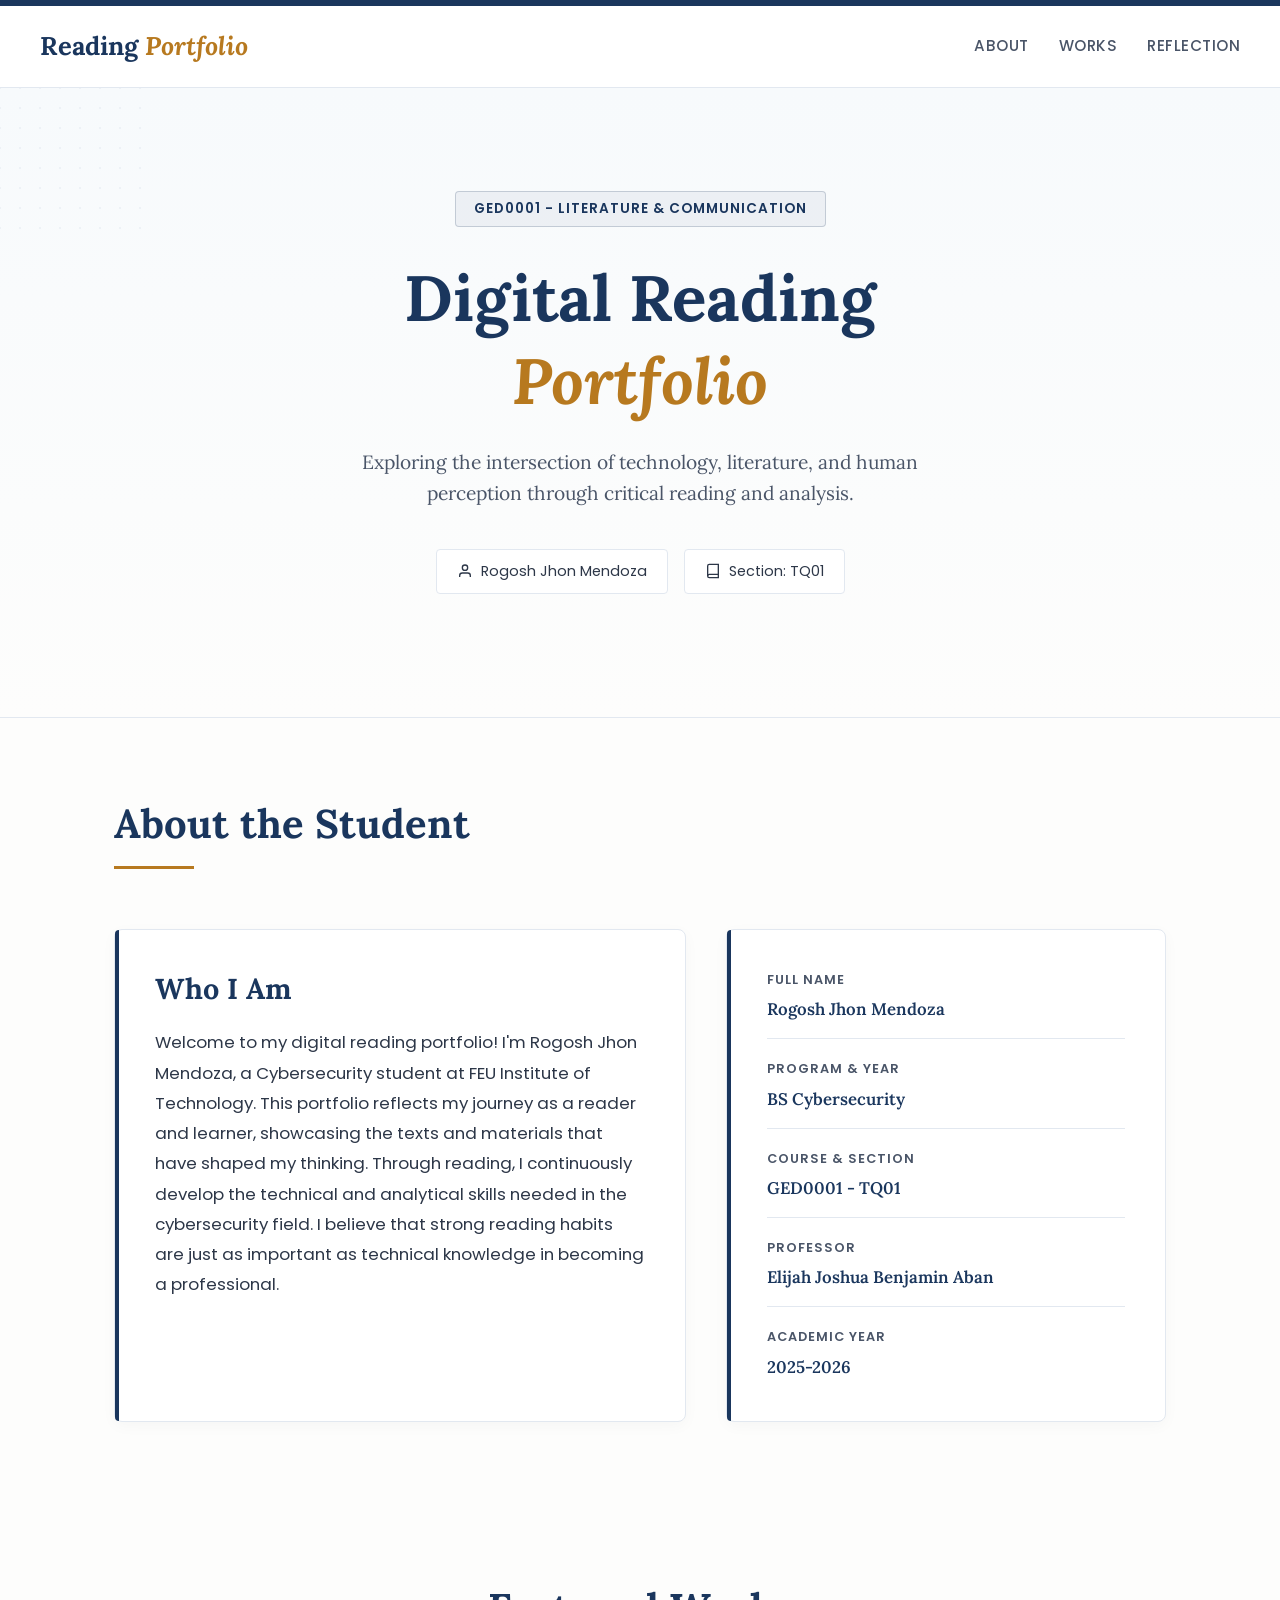
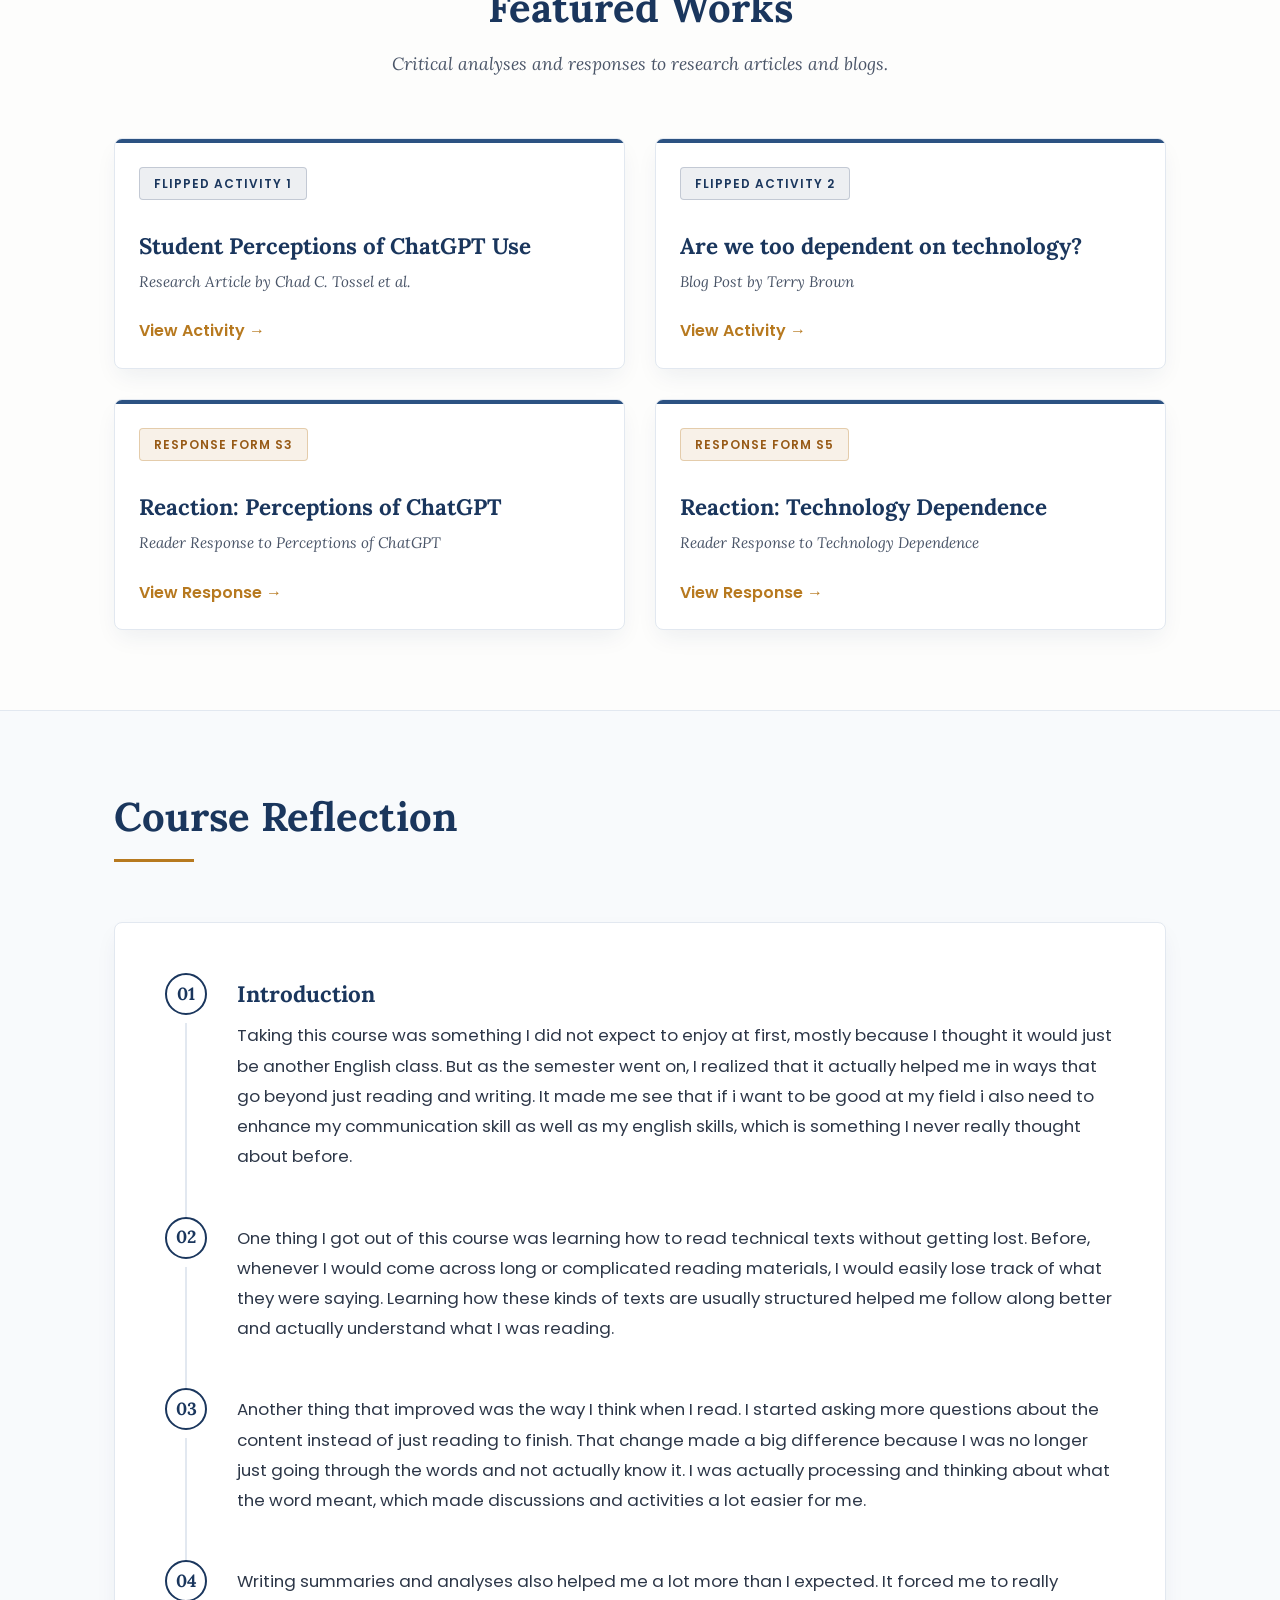
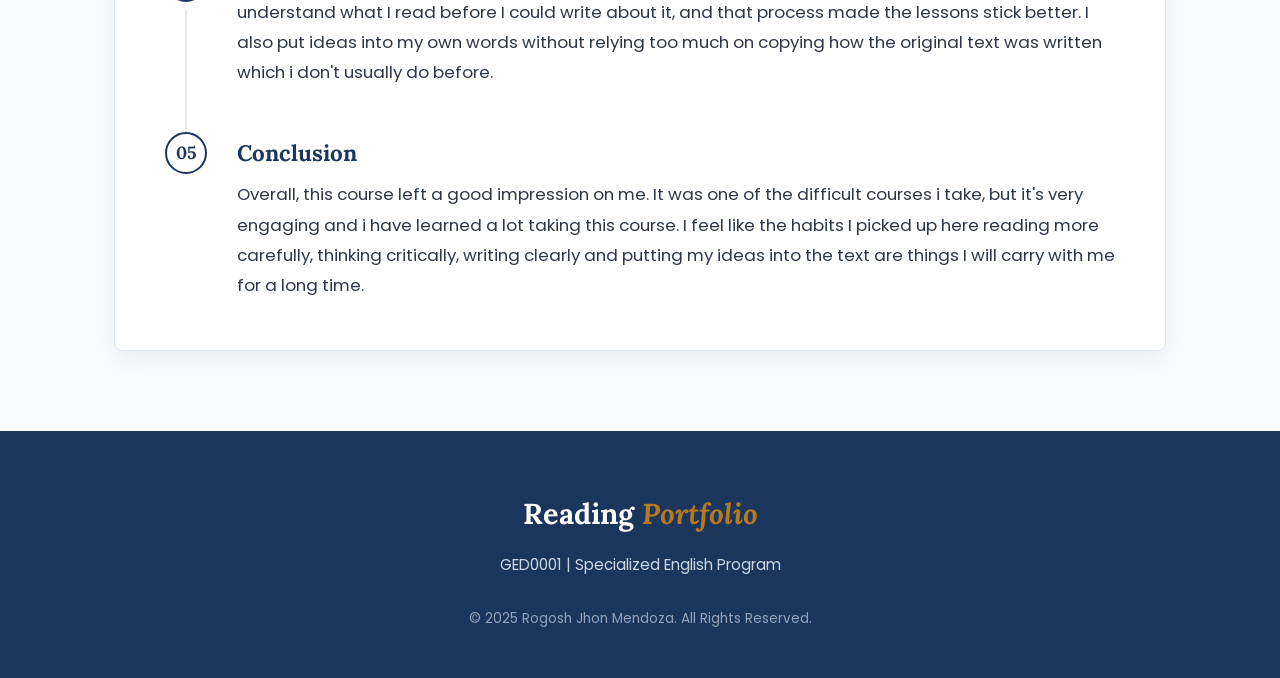
<file: index.html>
<!doctype html>
<html lang="en">
  <head>
    <meta charset="UTF-8" />
    <meta name="viewport" content="width=device-width, initial-scale=1.0" />
    <title>Digital Reading Portfolio - Elijah Joshua Benjamin Aban</title>
    <link rel="stylesheet" href="style.css" />
    <!-- Google Fonts: Lora for academic headers, Poppins for readable body text -->
    <link
      href="https://fonts.googleapis.com/css2?family=Lora:ital,wght@0,400;0,500;0,600;0,700;1,400&family=Poppins:wght@300;400;500;600&display=swap"
      rel="stylesheet"
    />
  </head>

  <body>
    <header class="site-header">
      <div class="site-name">Reading <span>Portfolio</span></div>
      <nav class="site-nav">
        <a href="#about">About</a>
        <a href="#portfolio">Works</a>
        <a href="#reflection">Reflection</a>
      </nav>
    </header>

    <main>
      <!-- Hero Section -->
      <section id="hero" class="hero-section">
        <div class="hero-content">
          <div class="subtitle-badge">GED0001 - Literature & Communication</div>
          <h1>Digital Reading<br /><span class="highlight">Portfolio</span></h1>
          <p class="hero-desc">
            Exploring the intersection of technology, literature, and human
            perception through critical reading and analysis.
          </p>

          <div class="badges">
            <span class="badge">
              <svg
                width="16"
                height="16"
                viewBox="0 0 24 24"
                fill="none"
                stroke="currentColor"
                stroke-width="2"
              >
                <path d="M20 21v-2a4 4 0 0 0-4-4H8a4 4 0 0 0-4 4v2"></path>
                <circle cx="12" cy="7" r="4"></circle>
              </svg>
              Rogosh Jhon Mendoza
            </span>
            <span class="badge">
              <svg
                width="16"
                height="16"
                viewBox="0 0 24 24"
                fill="none"
                stroke="currentColor"
                stroke-width="2"
              >
                <path d="M4 19.5A2.5 2.5 0 0 1 6.5 17H20"></path>
                <path
                  d="M6.5 2H20v20H6.5A2.5 2.5 0 0 1 4 19.5v-15A2.5 2.5 0 0 1 6.5 2z"
                ></path>
              </svg>
              Section: TQ01
            </span>
          </div>
        </div>
        <div class="hero-background"></div>
      </section>

      <!-- About Me Section -->
      <section id="about" class="about-section">
        <div class="section-container">
          <div class="section-header">
            <h2>About the Student</h2>
            <div class="heading-line"></div>
          </div>

          <div class="about-grid">
            <div class="about-card about-bio">
              <h3>Who I Am</h3>
              <p>
                Welcome to my digital reading portfolio! I'm Rogosh Jhon
                Mendoza, a Cybersecurity student at FEU Institute of Technology.
                This portfolio reflects my journey as a reader and learner,
                showcasing the texts and materials that have shaped my thinking.
                Through reading, I continuously develop the technical and
                analytical skills needed in the cybersecurity field. I believe
                that strong reading habits are just as important as technical
                knowledge in becoming a professional.
              </p>
            </div>
            <div class="about-card about-info">
              <div class="info-item">
                <span class="info-label">Full Name</span>
                <span class="info-value">Rogosh Jhon Mendoza</span>
              </div>
              <div class="info-item">
                <span class="info-label">Program & Year</span>
                <span class="info-value">BS Cybersecurity</span>
              </div>
              <div class="info-item">
                <span class="info-label">Course & Section</span>
                <span class="info-value">GED0001 - TQ01</span>
              </div>
              <div class="info-item">
                <span class="info-label">Professor</span>
                <span class="info-value">Elijah Joshua Benjamin Aban</span>
              </div>
              <div class="info-item">
                <span class="info-label">Academic Year</span>
                <span class="info-value">2025-2026</span>
              </div>
            </div>
          </div>
        </div>
      </section>

      <!-- Portfolio Items Section -->
      <section id="portfolio" class="portfolio-section">
        <div class="section-container">
          <div class="section-header center">
            <h2>Featured Works</h2>
            <p>
              Critical analyses and responses to research articles and blogs.
            </p>
          </div>

          <div class="portfolio-grid">
            <!-- Item 1: Flipped Activity 1 -->
            <a
              href="activity_1.html"
              class="portfolio-card glass-panel"
              style="text-decoration: none; color: inherit; display: block"
            >
              <div class="card-header">
                <span class="category-tag tag-analysis"
                  >Flipped Activity 1</span
                >
              </div>
              <div class="card-body">
                <h3>Student Perceptions of ChatGPT Use</h3>
                <p class="author-credits">
                  Research Article by Chad C. Tossel et al.
                </p>
                <span class="card-link">View Activity &rarr;</span>
              </div>
            </a>

            <!-- Item 2: Flipped Activity 2 -->
            <a
              href="activity_2.html"
              class="portfolio-card glass-panel"
              style="text-decoration: none; color: inherit; display: block"
            >
              <div class="card-header">
                <span class="category-tag tag-analysis"
                  >Flipped Activity 2</span
                >
              </div>
              <div class="card-body">
                <h3>Are we too dependent on technology?</h3>
                <p class="author-credits">Blog Post by Terry Brown</p>
                <span class="card-link">View Activity &rarr;</span>
              </div>
            </a>

            <!-- Item 3: Response Form S3 -->
            <a
              href="response_3.html"
              class="portfolio-card glass-panel"
              style="text-decoration: none; color: inherit; display: block"
            >
              <div class="card-header">
                <span class="category-tag tag-response">Response Form S3</span>
              </div>
              <div class="card-body">
                <h3>Reaction: Perceptions of ChatGPT</h3>
                <p class="author-credits">
                  Reader Response to Perceptions of ChatGPT
                </p>
                <span class="card-link">View Response &rarr;</span>
              </div>
            </a>

            <!-- Item 4: Response Form S5 -->
            <a
              href="response_5.html"
              class="portfolio-card glass-panel"
              style="text-decoration: none; color: inherit; display: block"
            >
              <div class="card-header">
                <span class="category-tag tag-response">Response Form S5</span>
              </div>
              <div class="card-body">
                <h3>Reaction: Technology Dependence</h3>
                <p class="author-credits">
                  Reader Response to Technology Dependence
                </p>
                <span class="card-link">View Response &rarr;</span>
              </div>
            </a>
          </div>
        </div>
      </section>

      <!-- Course Reflection Section -->
      <section id="reflection" class="reflection-section">
        <div class="section-container">
          <div class="section-header">
            <h2>Course Reflection</h2>
            <div class="heading-line"></div>
          </div>

          <div class="reflection-box glass-panel">
            <div class="reflection-part">
              <div class="part-number">01</div>
              <div class="part-content">
                <h4>Introduction</h4>
                <p>
                  Taking this course was something I did not expect to enjoy at
                  first, mostly because I thought it would just be another
                  English class. But as the semester went on, I realized that it
                  actually helped me in ways that go beyond just reading and
                  writing. It made me see that if i want to be good at my field
                  i also need to enhance my communication skill as well as my
                  english skills, which is something I never really thought
                  about before.
                </p>
              </div>
            </div>

            <div class="reflection-part">
              <div class="part-number">02</div>
              <div class="part-content">
                <p>
                  One thing I got out of this course was learning how to read
                  technical texts without getting lost. Before, whenever I would
                  come across long or complicated reading materials, I would
                  easily lose track of what they were saying. Learning how these
                  kinds of texts are usually structured helped me follow along
                  better and actually understand what I was reading.
                </p>
              </div>
            </div>

            <div class="reflection-part">
              <div class="part-number">03</div>
              <div class="part-content">
                <p>
                  Another thing that improved was the way I think when I read. I
                  started asking more questions about the content instead of
                  just reading to finish. That change made a big difference
                  because I was no longer just going through the words and not
                  actually know it. I was actually processing and thinking about
                  what the word meant, which made discussions and activities a
                  lot easier for me.
                </p>
              </div>
            </div>

            <div class="reflection-part">
              <div class="part-number">04</div>
              <div class="part-content">
                <p>
                  Writing summaries and analyses also helped me a lot more than
                  I expected. It forced me to really understand what I read
                  before I could write about it, and that process made the
                  lessons stick better. I also put ideas into my own words
                  without relying too much on copying how the original text was
                  written which i don't usually do before.
                </p>
              </div>
            </div>

            <div class="reflection-part">
              <div class="part-number">05</div>
              <div class="part-content">
                <h4>Conclusion</h4>
                <p>
                  Overall, this course left a good impression on me. It was one
                  of the difficult courses i take, but it's very engaging and i
                  have learned a lot taking this course. I feel like the habits
                  I picked up here reading more carefully, thinking critically,
                  writing clearly and putting my ideas into the text are things
                  I will carry with me for a long time.
                </p>
              </div>
            </div>
          </div>
        </div>
      </section>
    </main>

    <footer class="site-footer">
      <div class="footer-content">
        <div class="footer-logo">Reading <span>Portfolio</span></div>
        <p>GED0001 | Specialized English Program</p>
        <p class="copyright">
          &copy; 2025 Rogosh Jhon Mendoza. All Rights Reserved.
        </p>
      </div>
    </footer>
  </body>
</html>
</file>
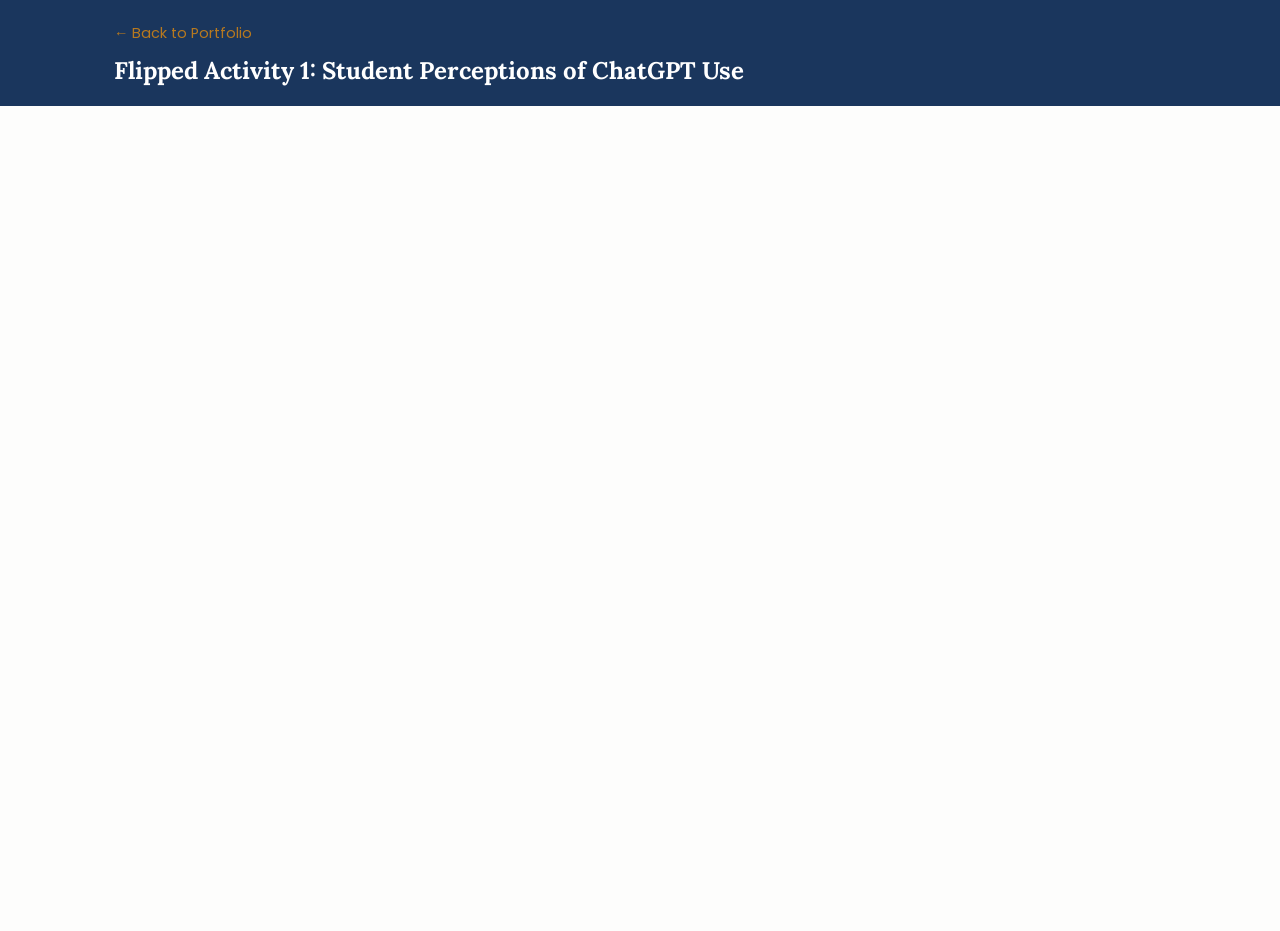
<file: activity_1.html>
<!DOCTYPE html>
<html lang="en">
<head>
    <meta charset="UTF-8">
    <meta name="viewport" content="width=device-width, initial-scale=1.0">
    <title>Flipped Activity 1 - Digital Reading Portfolio</title>
    <link rel="stylesheet" href="style.css">
    <link href="https://fonts.googleapis.com/css2?family=Lora:ital,wght@0,400;0,500;0,600;0,700;1,400&family=Poppins:wght@300;400;500;600&display=swap" rel="stylesheet">
    <style>
        .pdf-page-header { background: #1a365d; color: #fff; padding: 20px 40px; }
        .pdf-page-header h1 { color: #fff; margin: 0; font-size: 1.5rem; }
        .back-link { color: #b7791f; font-family: 'Poppins', sans-serif; font-size: 0.9rem; margin-bottom: 10px; display: inline-block; }
        .back-link:hover { text-decoration: underline; }
        .pdf-page-container { max-width: 1000px; margin: 30px auto; padding: 0 16px; height: 85vh; }
        .pdf-embed-full { width: 100%; height: 100%; border: none; }
        @media (max-width: 600px) {
            .pdf-page-header { padding: 16px 20px; }
            .pdf-page-header h1 { font-size: 1.1rem; }
            .pdf-page-container { margin: 16px auto; height: 80vh; }
        }
    </style>
</head>
<body style="border-top: none;">
    <div class="pdf-page-header">
        <div class="section-container">
            <a href="index.html#portfolio" class="back-link">&larr; Back to Portfolio</a>
            <h1>Flipped Activity 1: Student Perceptions of ChatGPT Use</h1>
        </div>
    </div>
    <div class="pdf-page-container">
        <iframe src="Flipped%20Activity1.pdf" class="pdf-embed-full" frameborder="0"></iframe>
    </div>
</body>
</html>
</file>
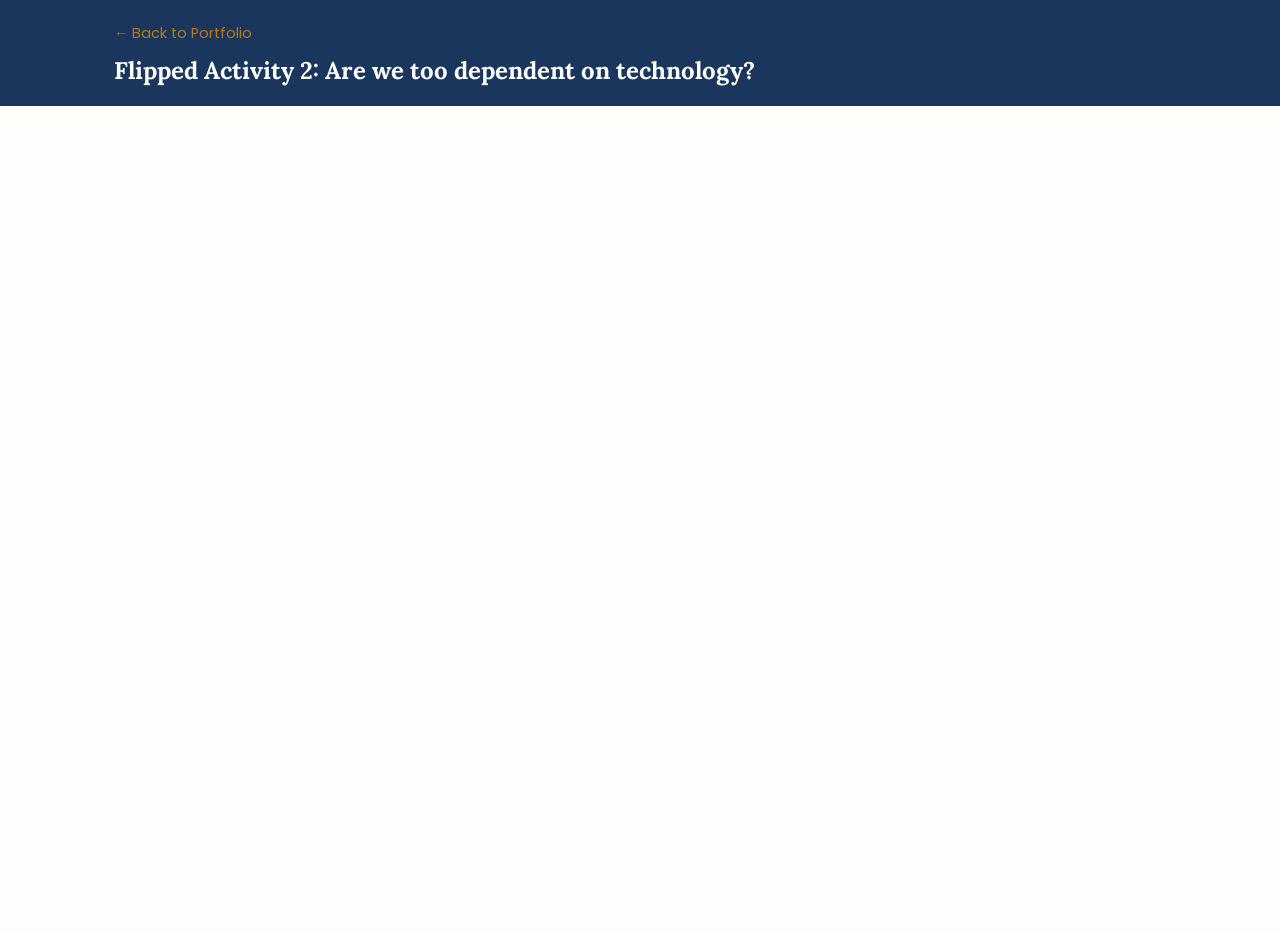
<file: activity_2.html>
<!DOCTYPE html>
<html lang="en">
<head>
    <meta charset="UTF-8">
    <meta name="viewport" content="width=device-width, initial-scale=1.0">
    <title>Flipped Activity 2 - Digital Reading Portfolio</title>
    <link rel="stylesheet" href="style.css">
    <link href="https://fonts.googleapis.com/css2?family=Lora:ital,wght@0,400;0,500;0,600;0,700;1,400&family=Poppins:wght@300;400;500;600&display=swap" rel="stylesheet">
    <style>
        .pdf-page-header { background: #1a365d; color: #fff; padding: 20px 40px; }
        .pdf-page-header h1 { color: #fff; margin: 0; font-size: 1.5rem; }
        .back-link { color: #b7791f; font-family: 'Poppins', sans-serif; font-size: 0.9rem; margin-bottom: 10px; display: inline-block; }
        .back-link:hover { text-decoration: underline; }
        .pdf-page-container { max-width: 1000px; margin: 30px auto; padding: 0 16px; height: 85vh; }
        .pdf-embed-full { width: 100%; height: 100%; border: none; }
        @media (max-width: 600px) {
            .pdf-page-header { padding: 16px 20px; }
            .pdf-page-header h1 { font-size: 1.1rem; }
            .pdf-page-container { margin: 16px auto; height: 80vh; }
        }
    </style>
</head>
<body style="border-top: none;">
    <div class="pdf-page-header">
        <div class="section-container">
            <a href="index.html#portfolio" class="back-link">&larr; Back to Portfolio</a>
            <h1>Flipped Activity 2: Are we too dependent on technology?</h1>
        </div>
    </div>
    <div class="pdf-page-container">
        <iframe src="Flipped%20Activity2.pdf" class="pdf-embed-full" frameborder="0"></iframe>
    </div>
</body>
</html>
</file>
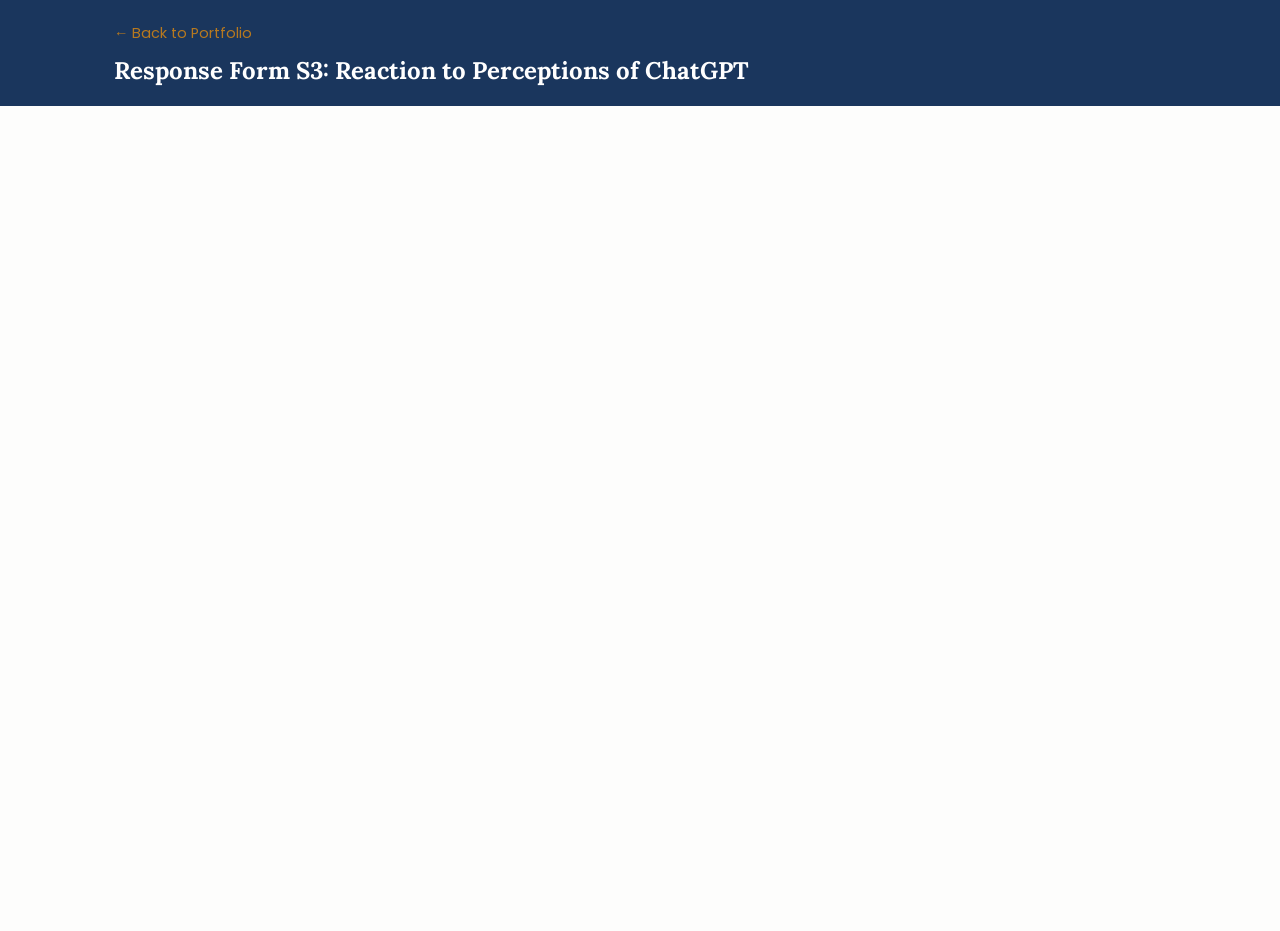
<file: response_3.html>
<!DOCTYPE html>
<html lang="en">
<head>
    <meta charset="UTF-8">
    <meta name="viewport" content="width=device-width, initial-scale=1.0">
    <title>Response Form S3 - Digital Reading Portfolio</title>
    <link rel="stylesheet" href="style.css">
    <link href="https://fonts.googleapis.com/css2?family=Lora:ital,wght@0,400;0,500;0,600;0,700;1,400&family=Poppins:wght@300;400;500;600&display=swap" rel="stylesheet">
    <style>
        .pdf-page-header { background: #1a365d; color: #fff; padding: 20px 40px; }
        .pdf-page-header h1 { color: #fff; margin: 0; font-size: 1.5rem; }
        .back-link { color: #b7791f; font-family: 'Poppins', sans-serif; font-size: 0.9rem; margin-bottom: 10px; display: inline-block; }
        .back-link:hover { text-decoration: underline; }
        .pdf-page-container { max-width: 1000px; margin: 30px auto; padding: 0 16px; height: 85vh; }
        .pdf-embed-full { width: 100%; height: 100%; border: none; }
        @media (max-width: 600px) {
            .pdf-page-header { padding: 16px 20px; }
            .pdf-page-header h1 { font-size: 1.1rem; }
            .pdf-page-container { margin: 16px auto; height: 80vh; }
        }
    </style>
</head>
<body style="border-top: none;">
    <div class="pdf-page-header">
        <div class="section-container">
            <a href="index.html#portfolio" class="back-link">&larr; Back to Portfolio</a>
            <h1>Response Form S3: Reaction to Perceptions of ChatGPT</h1>
        </div>
    </div>
    <div class="pdf-page-container">
        <iframe src="GED0001_Response-Form-with-Rubric_S3.pdf" class="pdf-embed-full" frameborder="0"></iframe>
    </div>
</body>
</html>
</file>
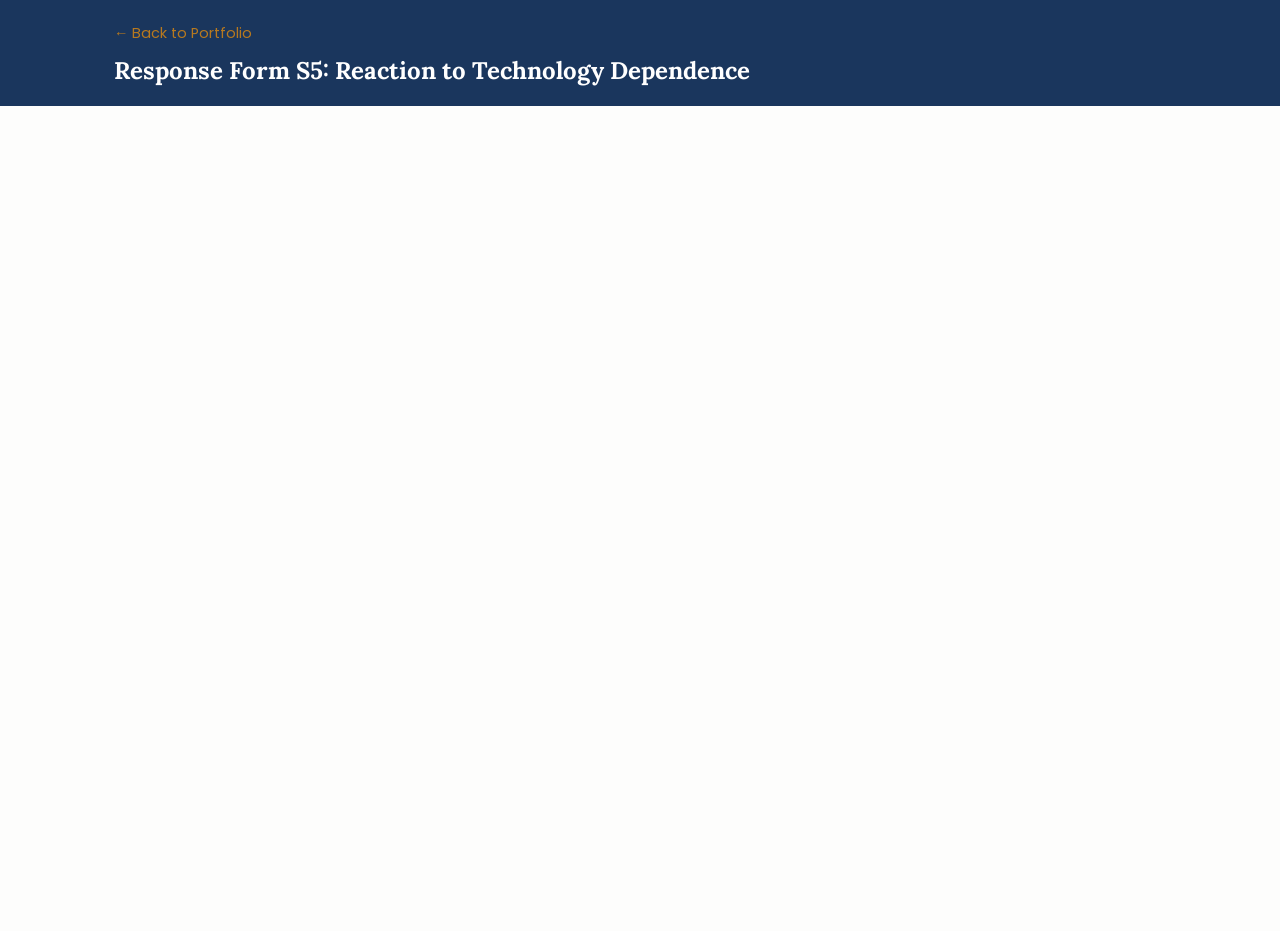
<file: response_5.html>
<!DOCTYPE html>
<html lang="en">
<head>
    <meta charset="UTF-8">
    <meta name="viewport" content="width=device-width, initial-scale=1.0">
    <title>Response Form S5 - Digital Reading Portfolio</title>
    <link rel="stylesheet" href="style.css">
    <link href="https://fonts.googleapis.com/css2?family=Lora:ital,wght@0,400;0,500;0,600;0,700;1,400&family=Poppins:wght@300;400;500;600&display=swap" rel="stylesheet">
    <style>
        .pdf-page-header { background: #1a365d; color: #fff; padding: 20px 40px; }
        .pdf-page-header h1 { color: #fff; margin: 0; font-size: 1.5rem; }
        .back-link { color: #b7791f; font-family: 'Poppins', sans-serif; font-size: 0.9rem; margin-bottom: 10px; display: inline-block; }
        .back-link:hover { text-decoration: underline; }
        .pdf-page-container { max-width: 1000px; margin: 30px auto; padding: 0 16px; height: 85vh; }
        .pdf-embed-full { width: 100%; height: 100%; border: none; }
        @media (max-width: 600px) {
            .pdf-page-header { padding: 16px 20px; }
            .pdf-page-header h1 { font-size: 1.1rem; }
            .pdf-page-container { margin: 16px auto; height: 80vh; }
        }
    </style>
</head>
<body style="border-top: none;">
    <div class="pdf-page-header">
        <div class="section-container">
            <a href="index.html#portfolio" class="back-link">&larr; Back to Portfolio</a>
            <h1>Response Form S5: Reaction to Technology Dependence</h1>
        </div>
    </div>
    <div class="pdf-page-container">
        <iframe src="GED0001_Response-Form-with-Rubric_S5.pdf" class="pdf-embed-full" frameborder="0"></iframe>
    </div>
</body>
</html>
</file>
<file: style.css>
/* Academic Portfolio Styles */

* {
  box-sizing: border-box;
  margin: 0;
  padding: 0;
}
html {
  scroll-behavior: smooth;
}

body {
  font-family: "Poppins", sans-serif;
  background: #fdfdfc;
  color: #2d3748;
  line-height: 1.6;
  border-top: 6px solid #1a365d;
}

h1,
h2,
h3,
h4 {
  font-family: "Lora", serif;
  font-weight: 700;
  line-height: 1.3;
  color: #1a365d;
}

a {
  text-decoration: none;
}
.section-container {
  max-width: 1100px;
  margin: 0 auto;
  padding: 0 24px;
}
section {
  padding: 80px 0;
}

/* Header */
.site-header {
  background: rgba(255, 255, 255, 0.95);
  backdrop-filter: blur(8px);
  border-bottom: 1px solid #e2e8f0;
  padding: 20px 40px;
  display: flex;
  justify-content: space-between;
  align-items: center;
  position: sticky;
  top: 0;
  z-index: 100;
}

.site-name {
  font-family: "Lora", serif;
  font-size: 1.6rem;
  font-weight: 700;
  color: #1a365d;
}
.site-name span {
  color: #b7791f;
  font-style: italic;
}
.site-nav {
  display: flex;
  gap: 30px;
}
.site-nav a {
  color: #4a5568;
  font-weight: 500;
  font-size: 0.95rem;
  text-transform: uppercase;
  letter-spacing: 0.5px;
}
.site-nav a:hover {
  color: #1a365d;
}

/* Hero */
.hero-section {
  min-height: 70vh;
  display: flex;
  align-items: center;
  position: relative;
  overflow: hidden;
  padding-top: 60px;
  background: linear-gradient(180deg, #f7fafc, #fdfdfc);
  border-bottom: 1px solid #e2e8f0;
}

.hero-content {
  max-width: 800px;
  margin: 0 auto;
  text-align: center;
  z-index: 2;
  padding: 0 20px;
}
.hero-background {
  position: absolute;
  top: -50px;
  left: -50px;
  width: 200px;
  height: 200px;
  background-image: radial-gradient(#e2e8f0 1px, transparent 1px);
  background-size: 20px 20px;
  opacity: 0.5;
  z-index: 0;
}

.subtitle-badge {
  display: inline-block;
  padding: 6px 18px;
  background: rgba(26, 54, 93, 0.05);
  border: 1px solid rgba(26, 54, 93, 0.2);
  border-radius: 4px;
  color: #1a365d;
  font-weight: 600;
  font-size: 0.85rem;
  text-transform: uppercase;
  letter-spacing: 1px;
  margin-bottom: 30px;
}

.hero-section h1 {
  font-size: 4rem;
  margin-bottom: 24px;
}
.highlight {
  color: #b7791f;
  font-style: italic;
}
.hero-desc {
  font-size: 1.2rem;
  color: #4a5568;
  max-width: 650px;
  margin: 0 auto 40px;
  font-family: "Lora", serif;
}

.badges {
  display: flex;
  justify-content: center;
  flex-wrap: wrap;
  gap: 16px;
}
.badges .badge {
  display: flex;
  align-items: center;
  gap: 8px;
  background: #fff;
  padding: 10px 20px;
  border-radius: 4px;
  font-size: 0.9rem;
  border: 1px solid #e2e8f0;
}

/* Section Headers */
.section-header {
  margin-bottom: 60px;
}
.section-header.center {
  text-align: center;
  display: flex;
  flex-direction: column;
  align-items: center;
}
.section-header h2 {
  font-size: 2.5rem;
  margin-bottom: 16px;
}
.section-header p {
  color: #4a5568;
  font-size: 1.1rem;
  max-width: 600px;
  font-family: "Lora", serif;
  font-style: italic;
}
.heading-line {
  height: 3px;
  width: 80px;
  background: #b7791f;
}

/* Glass Panel */
.glass-panel {
  background: #fff;
  border: 1px solid #e2e8f0;
  border-radius: 8px;
  box-shadow: 0 10px 25px -5px rgba(26, 54, 93, 0.08);
}

/* About */
.about-grid {
  display: grid;
  grid-template-columns: 1.3fr 1fr;
  gap: 40px;
}
.about-card {
  background: #fff;
  border-radius: 8px;
  padding: 40px;
  border: 1px solid #e2e8f0;
  box-shadow: 0 4px 15px rgba(0, 0, 0, 0.03);
  position: relative;
}
.about-card::before {
  content: "";
  position: absolute;
  top: 0;
  left: 0;
  width: 4px;
  height: 100%;
  background: #1a365d;
  border-radius: 8px 0 0 8px;
}
.about-bio h3 {
  font-size: 1.8rem;
  margin-bottom: 20px;
}
.about-bio p {
  font-size: 1.05rem;
  line-height: 1.8;
}
.about-info {
  display: flex;
  flex-direction: column;
  gap: 20px;
}
.info-item {
  display: flex;
  flex-direction: column;
  border-bottom: 1px solid #e2e8f0;
  padding-bottom: 15px;
}
.info-item:last-child {
  border-bottom: none;
  padding-bottom: 0;
}
.info-label {
  font-size: 0.8rem;
  text-transform: uppercase;
  letter-spacing: 1px;
  color: #4a5568;
  font-weight: 600;
  margin-bottom: 6px;
}
.info-value {
  font-size: 1.05rem;
  color: #1a365d;
  font-weight: 600;
  font-family: "Lora", serif;
}

/* Portfolio */
.portfolio-grid {
  display: flex;
  flex-wrap: wrap;
  gap: 30px;
}
.portfolio-card {
  display: flex;
  flex-direction: column;
  overflow: hidden;
  flex: 1 1 calc(50% - 15px);
  max-width: calc(50% - 15px);
}
.portfolio-card:hover {
  transform: translateY(-4px);
  box-shadow: 0 15px 30px -5px rgba(26, 54, 93, 0.12);
}
.card-header {
  padding: 24px 24px 0;
  border-top: 4px solid #2c5282;
}
.card-body {
  padding: 16px 24px 24px;
  display: flex;
  flex-direction: column;
  flex-grow: 1;
}
.card-link {
  color: #b7791f;
  font-weight: 600;
  font-family: "Poppins", sans-serif;
  margin-top: auto;
  display: inline-block;
}

.category-tag {
  display: inline-block;
  padding: 6px 14px;
  border-radius: 4px;
  font-size: 0.75rem;
  font-weight: 600;
  letter-spacing: 1px;
  text-transform: uppercase;
}
.tag-analysis {
  background: rgba(26, 54, 93, 0.08);
  color: #1a365d;
  border: 1px solid rgba(26, 54, 93, 0.2);
}
.tag-response {
  background: rgba(183, 121, 31, 0.1);
  color: #975a16;
  border: 1px solid rgba(183, 121, 31, 0.3);
}

.portfolio-card h3 {
  font-size: 1.4rem;
  margin-bottom: 10px;
  margin-top: 15px;
}
.author-credits {
  color: #4a5568;
  font-size: 0.95rem;
  margin-bottom: 24px;
  font-style: italic;
  font-family: "Lora", serif;
}

/* Reflection */
.reflection-section {
  background: #f8fafc;
  border-top: 1px solid #e2e8f0;
}
.reflection-box {
  padding: 50px;
  background: #fff;
}
.reflection-part {
  display: flex;
  gap: 30px;
  margin-bottom: 45px;
  position: relative;
}
.reflection-part:last-child {
  margin-bottom: 0;
}
.reflection-part::before {
  content: "";
  position: absolute;
  left: 20px;
  top: 50px;
  bottom: -45px;
  width: 2px;
  background: #e2e8f0;
}
.reflection-part:last-child::before {
  display: none;
}

.part-number {
  width: 42px;
  height: 42px;
  background: #fff;
  border: 2px solid #1a365d;
  border-radius: 50%;
  display: flex;
  align-items: center;
  justify-content: center;
  font-family: "Lora", serif;
  font-weight: 700;
  font-size: 1.1rem;
  color: #1a365d;
  flex-shrink: 0;
  z-index: 2;
}
.part-content {
  flex-grow: 1;
  padding-top: 6px;
}
.part-content h4 {
  font-size: 1.4rem;
  margin-bottom: 12px;
}
.part-content p {
  color: #2d3748;
  font-size: 1.05rem;
  line-height: 1.8;
}

/* Footer */
.site-footer {
  background: #1a365d;
  padding: 60px 20px 40px;
  text-align: center;
  color: #fff;
}
.footer-logo {
  font-family: "Lora", serif;
  font-size: 1.8rem;
  font-weight: 700;
  margin-bottom: 16px;
}
.footer-logo span {
  color: #b7791f;
  font-style: italic;
}
.site-footer p {
  color: #cbd5e1;
  font-size: 0.95rem;
  margin-bottom: 8px;
}
.copyright {
  margin-top: 30px !important;
  font-size: 0.85rem !important;
  color: #94a3b8 !important;
}

/* Responsive */
@media (max-width: 900px) {
  .about-grid {
    grid-template-columns: 1fr;
  }
  .hero-section h1 {
    font-size: 3rem;
  }
  .portfolio-card {
    flex: 1 1 calc(50% - 15px);
    max-width: calc(50% - 15px);
  }
}
@media (max-width: 600px) {
  section {
    padding: 50px 0;
  }
  .site-header {
    flex-direction: column;
    gap: 15px;
    padding: 15px 20px;
  }
  .site-nav {
    gap: 20px;
  }
  .site-nav a {
    font-size: 0.85rem;
  }
  .hero-section {
    min-height: 60vh;
    padding-top: 40px;
  }
  .hero-section h1 {
    font-size: 2.2rem;
  }
  .hero-desc {
    font-size: 1rem;
    margin-bottom: 30px;
  }
  .subtitle-badge {
    font-size: 0.75rem;
    padding: 5px 12px;
  }
  .badges {
    gap: 10px;
  }
  .badges .badge {
    font-size: 0.8rem;
    padding: 8px 14px;
  }
  .section-header {
    margin-bottom: 35px;
  }
  .section-header h2 {
    font-size: 1.8rem;
  }
  .about-card {
    padding: 25px;
  }
  .about-bio h3 {
    font-size: 1.4rem;
  }
  .about-bio p {
    font-size: 0.95rem;
  }
  .card-header {
    padding: 20px 20px 0;
  }
  .card-body {
    padding: 14px 20px 20px;
  }
  .portfolio-card h3 {
    font-size: 1.2rem;
  }
  .portfolio-card {
    flex: 1 1 100%;
    max-width: 100%;
  }
  .reflection-part {
    flex-direction: column;
    gap: 16px;
  }
  .reflection-part::before {
    display: none;
  }
  .reflection-box {
    padding: 25px 18px;
  }
  .part-content h4 {
    font-size: 1.15rem;
  }
  .part-content p {
    font-size: 0.95rem;
  }
  .footer-logo {
    font-size: 1.4rem;
  }
  .site-footer p {
    font-size: 0.85rem;
  }
}
</file>
